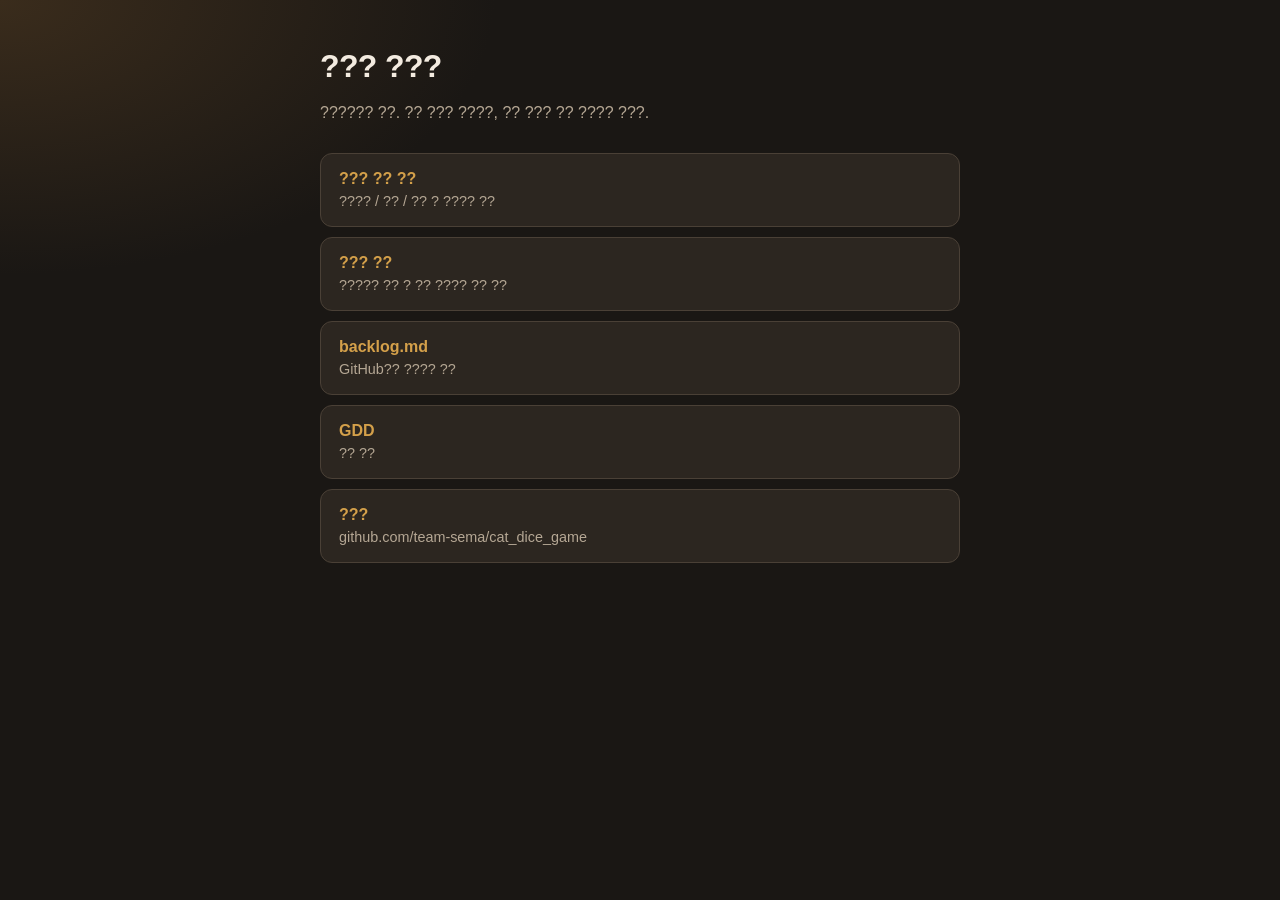
<file: docs/index.html>
<!DOCTYPE html>
<html lang="ko">
<head>
  <meta charset="UTF-8" />
  <meta name="viewport" content="width=device-width, initial-scale=1" />
  <title>??? ??? ? ??</title>
  <style>
    :root {
      --bg: #1a1714;
      --ink: #f3ebe0;
      --muted: #b5a794;
      --panel: #2c2620;
      --line: #4a4036;
      --accent: #d4a04a;
      --font: "Segoe UI", "Malgun Gothic", "Apple SD Gothic Neo", sans-serif;
    }
    * { box-sizing: border-box; }
    body {
      margin: 0;
      min-height: 100vh;
      font-family: var(--font);
      color: var(--ink);
      background:
        radial-gradient(900px 500px at 0% 0%, #3a2c1c 0%, transparent 55%),
        var(--bg);
      padding: 48px 24px;
    }
    main {
      max-width: 640px;
      margin: 0 auto;
    }
    h1 {
      margin: 0 0 8px;
      font-size: 2rem;
      letter-spacing: -0.02em;
    }
    p {
      color: var(--muted);
      line-height: 1.5;
    }
    .links {
      display: grid;
      gap: 10px;
      margin-top: 28px;
    }
    a.card {
      display: block;
      text-decoration: none;
      color: inherit;
      background: var(--panel);
      border: 1px solid var(--line);
      border-radius: 12px;
      padding: 16px 18px;
      transition: border-color 0.15s ease, transform 0.15s ease;
    }
    a.card:hover {
      border-color: var(--accent);
      transform: translateY(-1px);
    }
    a.card strong {
      display: block;
      margin-bottom: 4px;
      color: var(--accent);
    }
    a.card span {
      color: var(--muted);
      font-size: 0.9rem;
    }
  </style>
</head>
<body>
  <main>
    <h1>??? ???</h1>
    <p>?????? ??. ?? ??? ????, ?? ??? ?? ???? ???.</p>
    <div class="links">
      <a class="card" href="board/">
        <strong>??? ?? ??</strong>
        <span>???? / ?? / ?? ? ???? ??</span>
      </a>
      <a class="card" href="specs/">
        <strong>??? ??</strong>
        <span>????? ?? ? ?? ???? ?? ??</span>
      </a>
      <a class="card" href="https://github.com/team-sema/cat_dice_game/blob/main/docs/backlog.md">
        <strong>backlog.md</strong>
        <span>GitHub?? ???? ??</span>
      </a>
      <a class="card" href="https://github.com/team-sema/cat_dice_game/blob/main/docs/gdd-cat-tower-casino.md">
        <strong>GDD</strong>
        <span>?? ??</span>
      </a>
      <a class="card" href="https://github.com/team-sema/cat_dice_game">
        <strong>???</strong>
        <span>github.com/team-sema/cat_dice_game</span>
      </a>
    </div>
  </main>
</body>
</html>
</file>
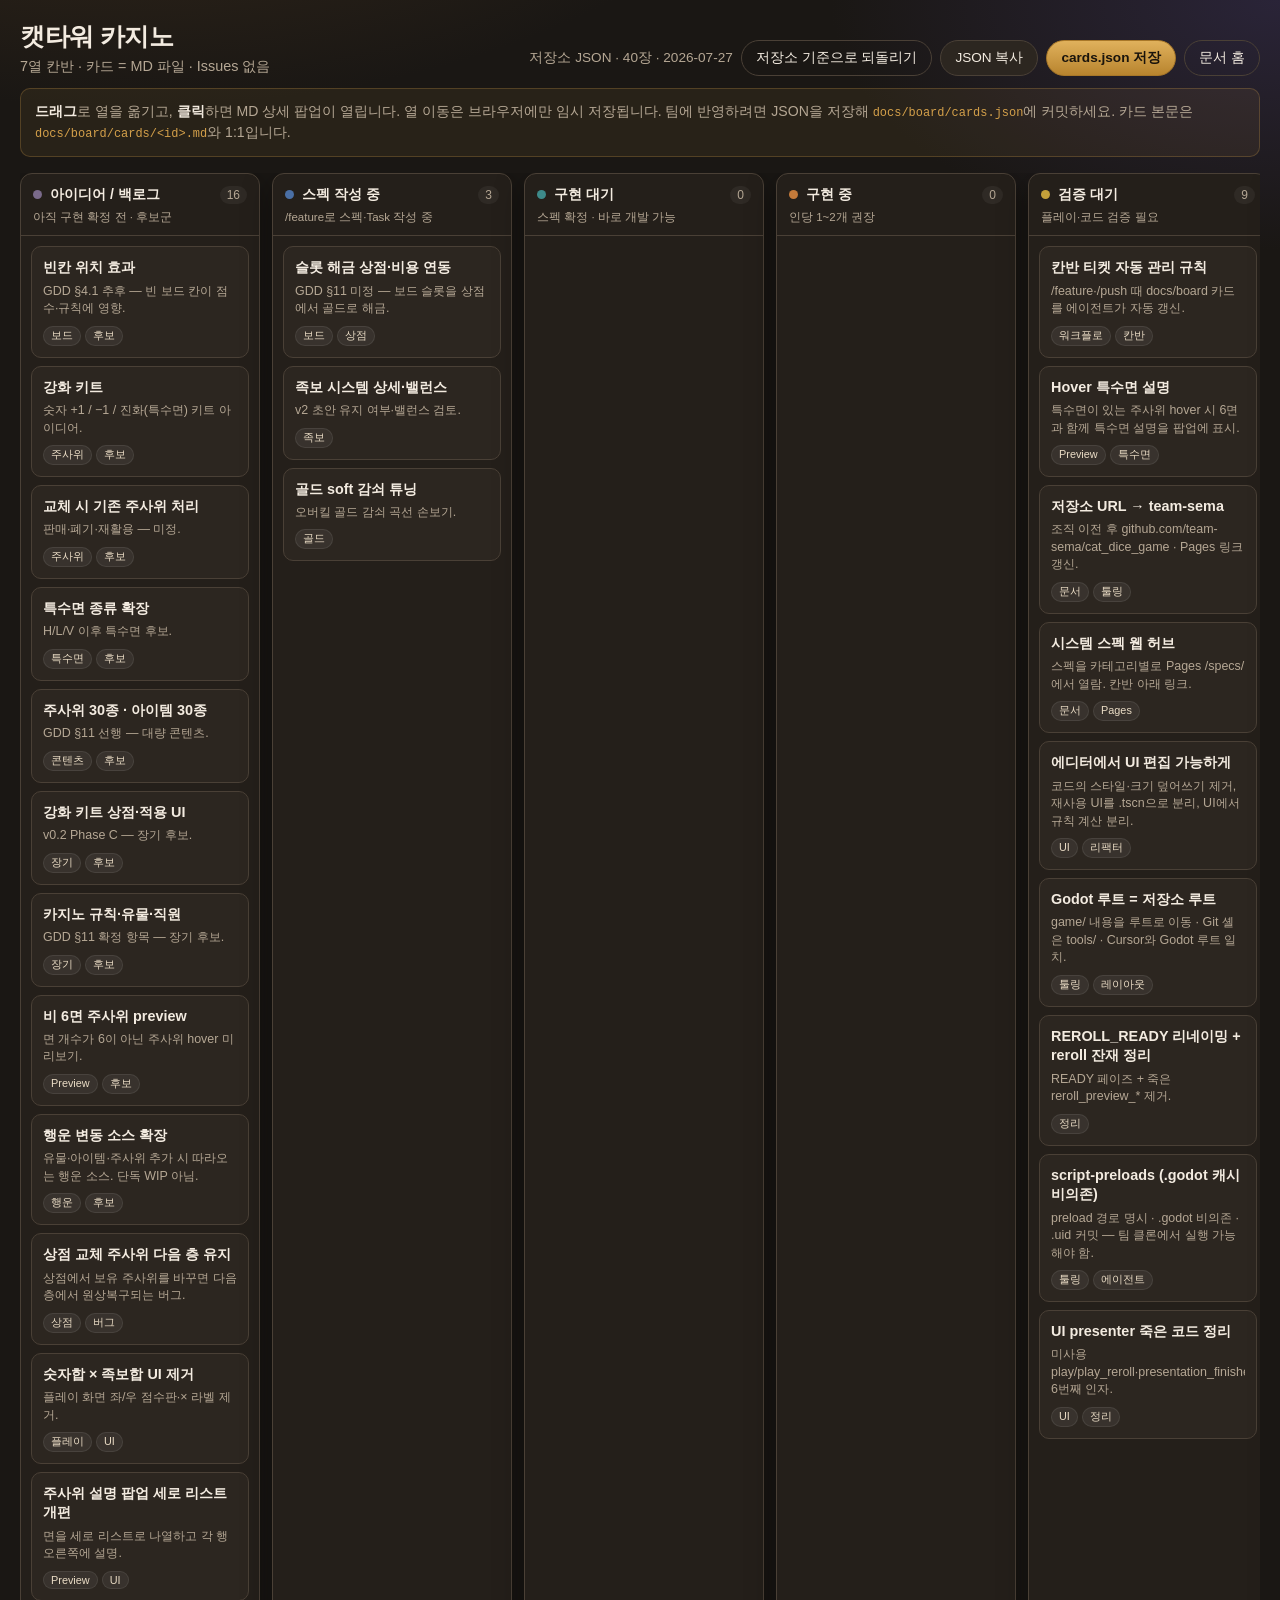
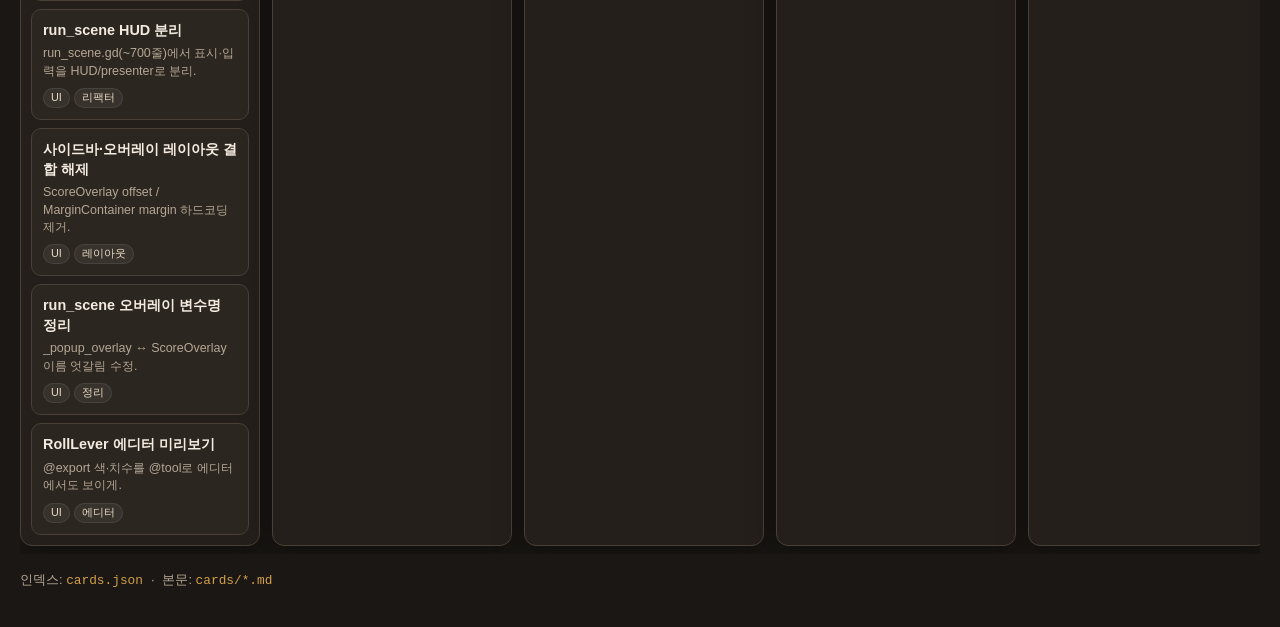
<file: docs/board/index.html>
<!DOCTYPE html>
<html lang="ko">
<head>
  <meta charset="UTF-8" />
  <meta name="viewport" content="width=device-width, initial-scale=1" />
  <title>캣타워 카지노 · 백로그 칸반</title>
  <link rel="stylesheet" href="board.css" />
</head>
<body>
  <header class="top">
    <div class="brand">
      <h1>캣타워 카지노</h1>
      <p class="sub">7열 칸반 · 카드 = MD 파일 · Issues 없음</p>
    </div>
    <div class="actions">
      <span id="meta" class="meta"></span>
      <button type="button" id="btn-reset" class="btn ghost" title="브라우저 임시 저장을 지우고 저장소 JSON으로 되돌립니다">저장소 기준으로 되돌리기</button>
      <button type="button" id="btn-copy" class="btn">JSON 복사</button>
      <button type="button" id="btn-download" class="btn primary">cards.json 저장</button>
      <a class="btn ghost" href="../">문서 홈</a>
    </div>
  </header>

  <p class="hint">
    <strong>드래그</strong>로 열을 옮기고, <strong>클릭</strong>하면 MD 상세 팝업이 열립니다.
    열 이동은 브라우저에만 임시 저장됩니다. 팀에 반영하려면 JSON을 저장해
    <code>docs/board/cards.json</code>에 커밋하세요. 카드 본문은
    <code>docs/board/cards/&lt;id&gt;.md</code>와 1:1입니다.
  </p>

  <main id="board" class="board" aria-label="칸반 보드"></main>

  <footer class="foot">
    <span>인덱스: <code>cards.json</code></span>
    <span>·</span>
    <span>본문: <code>cards/*.md</code></span>
  </footer>

  <div id="modal" class="modal" hidden>
    <div class="modal-backdrop" data-close="1"></div>
    <div class="modal-panel" role="dialog" aria-modal="true" aria-labelledby="modal-title">
      <header class="modal-head">
        <div>
          <h2 id="modal-title"></h2>
          <p id="modal-desc" class="modal-desc"></p>
          <p id="modal-file" class="modal-file"></p>
        </div>
        <button type="button" id="modal-close" class="btn ghost" aria-label="닫기">닫기</button>
      </header>
      <div id="modal-body" class="modal-body md"></div>
    </div>
  </div>

  <script src="board.js"></script>
</body>
</html>
</file>
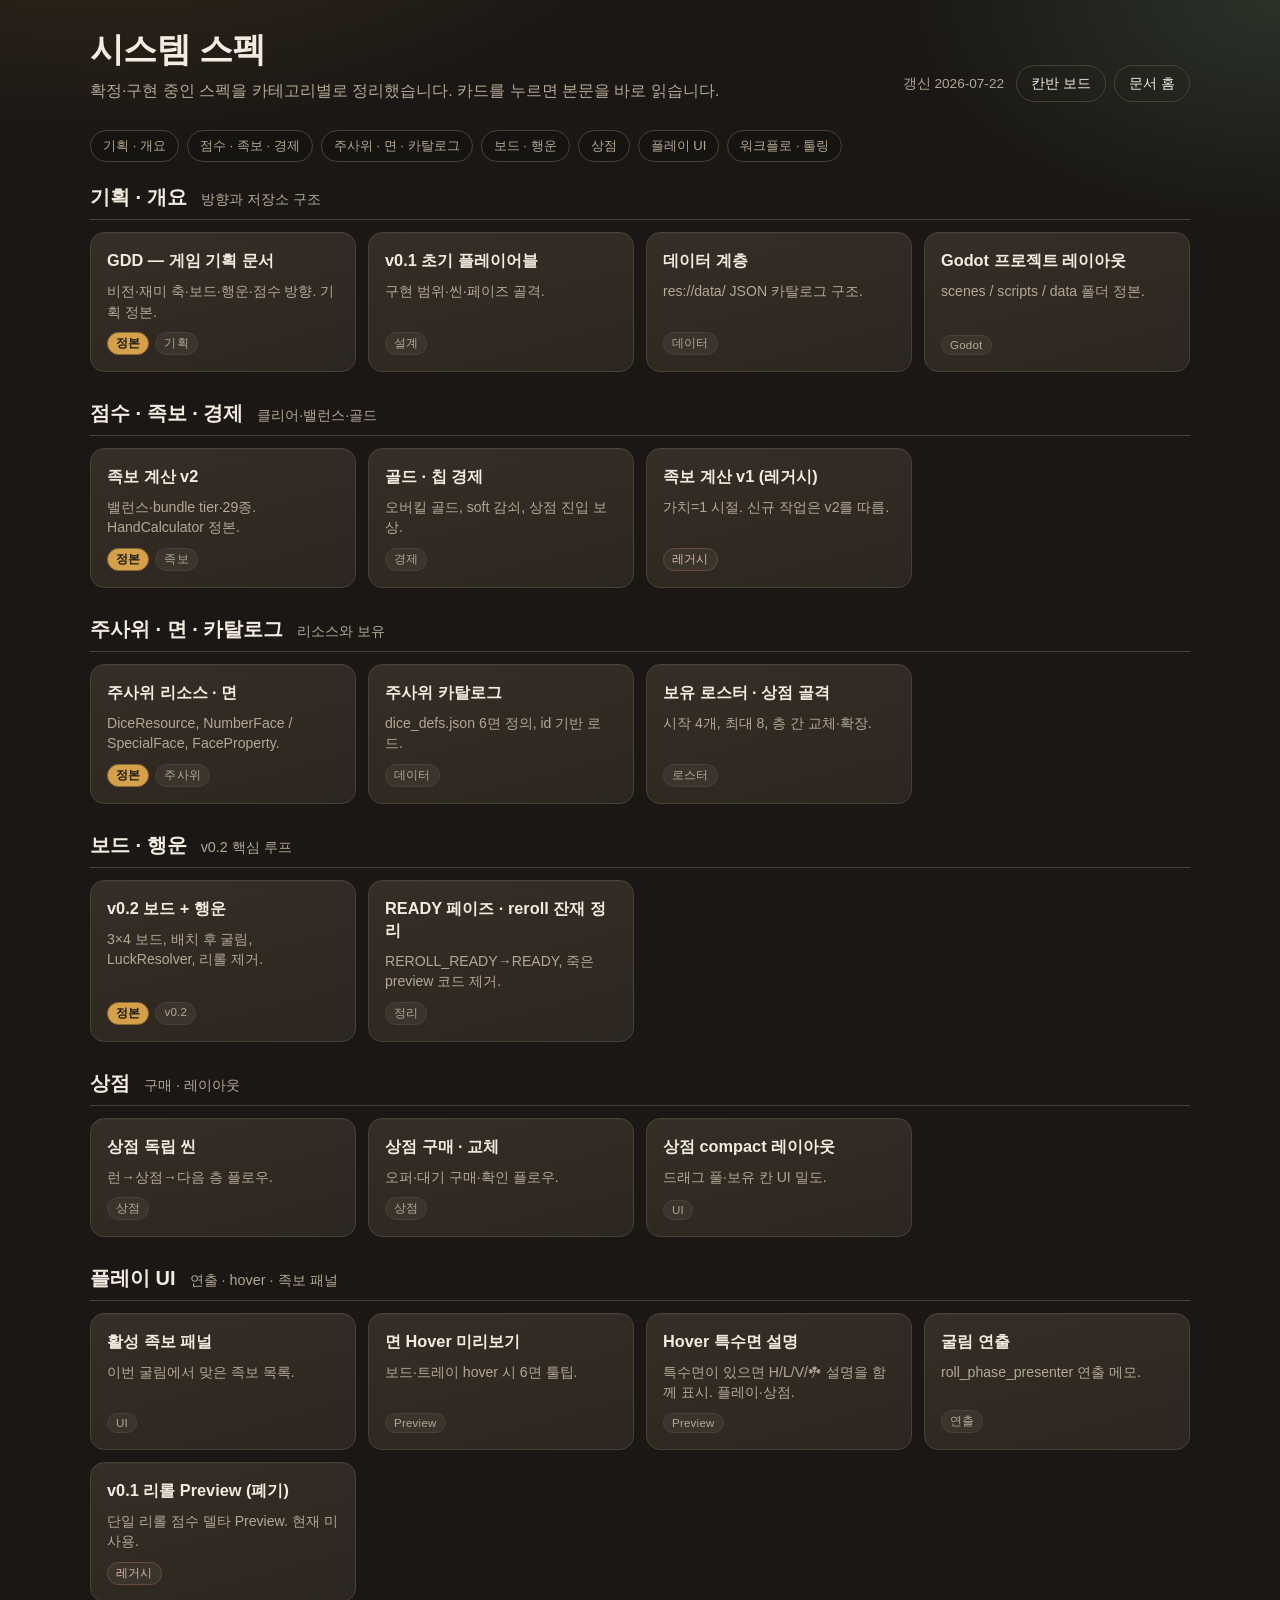
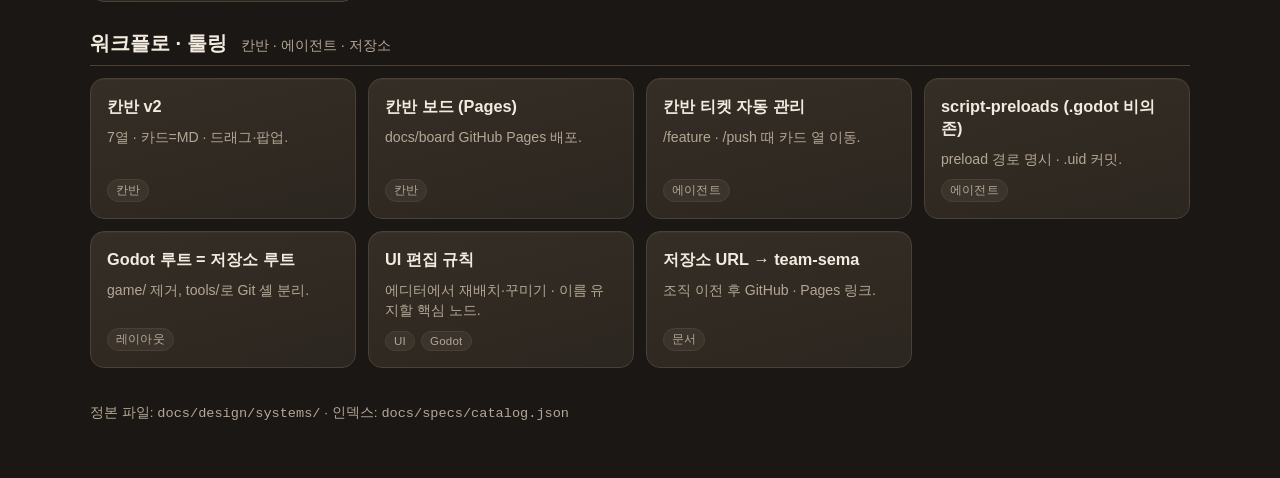
<file: docs/specs/index.html>
<!DOCTYPE html>
<html lang="ko">
<head>
  <meta charset="UTF-8" />
  <meta name="viewport" content="width=device-width, initial-scale=1" />
  <title>캣타워 카지노 · 시스템 스펙</title>
  <link rel="stylesheet" href="specs.css" />
</head>
<body>
  <header class="top">
    <div class="brand">
      <h1>시스템 스펙</h1>
      <p class="sub" id="intro">
        확정·구현 중인 스펙을 카테고리별로 정리했습니다. 카드를 누르면 본문을 바로 읽습니다.
      </p>
    </div>
    <div class="actions">
      <span id="meta" class="meta"></span>
      <a class="btn ghost" href="../board/">칸반 보드</a>
      <a class="btn ghost" href="../">문서 홈</a>
    </div>
  </header>

  <nav id="toc" class="toc" aria-label="카테고리"></nav>
  <main id="catalog" aria-label="스펙 목록"></main>

  <footer class="foot">
    정본 파일: <code>docs/design/systems/</code> · 인덱스: <code>docs/specs/catalog.json</code>
  </footer>

  <div id="modal" class="modal" hidden>
    <div class="modal-backdrop" data-close="1"></div>
    <div class="modal-panel" role="dialog" aria-modal="true" aria-labelledby="modal-title">
      <div class="modal-top">
        <h2 id="modal-title">스펙</h2>
        <div class="modal-actions">
          <a id="modal-github" class="btn ghost" href="#" target="_blank" rel="noopener">GitHub</a>
          <button type="button" id="modal-close" class="btn">닫기</button>
        </div>
      </div>
      <div id="modal-body" class="modal-body"></div>
    </div>
  </div>

  <script src="specs.js"></script>
</body>
</html>
</file>
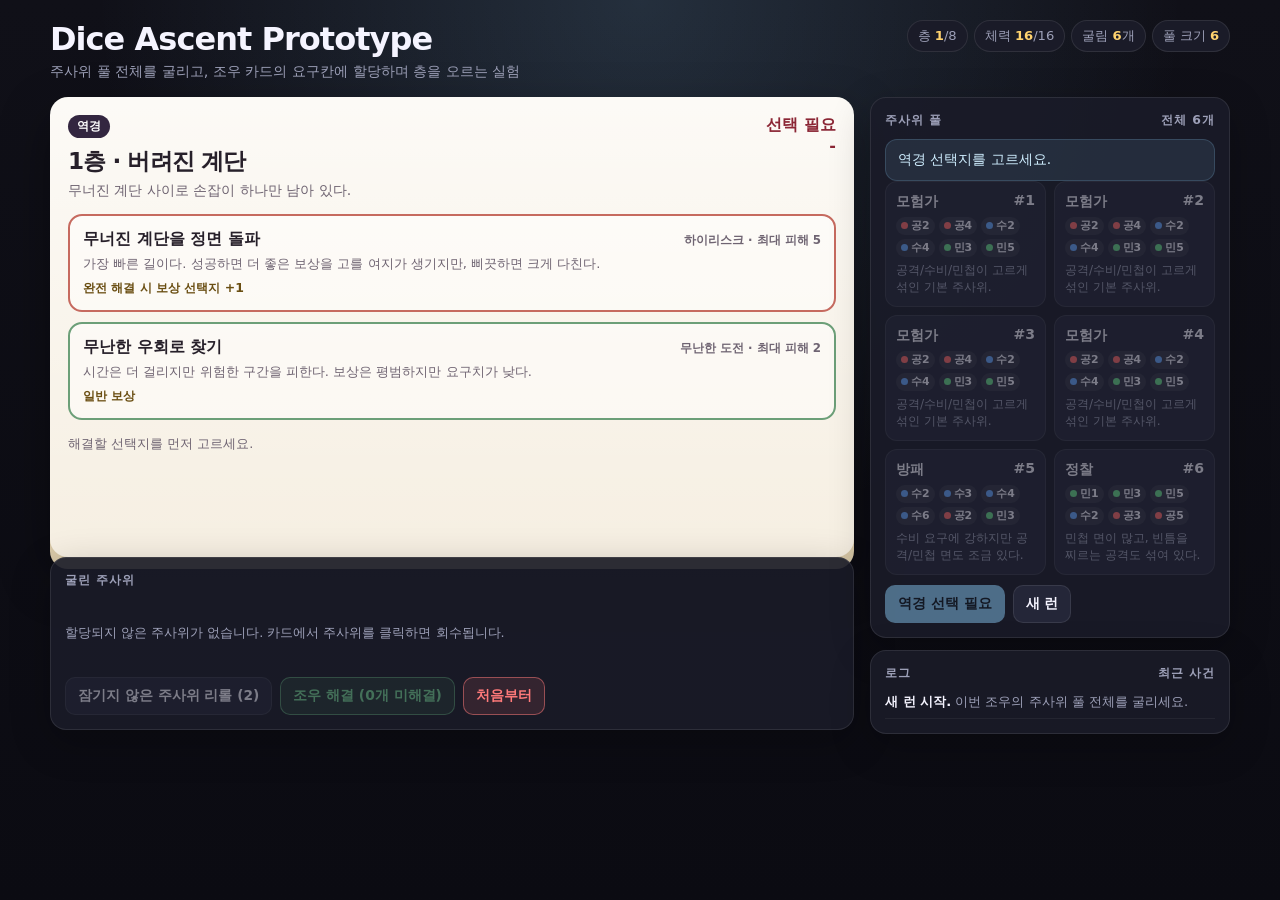
<file: prototypes/one-deck-dice/index.html>
<!DOCTYPE html>
<html lang="ko">
<head>
  <meta charset="UTF-8" />
  <meta name="viewport" content="width=device-width, initial-scale=1.0" />
  <title>Dice Ascent Prototype</title>
  <style>
    :root {
      --bg: #101018;
      --panel: #1a1b28;
      --panel-2: #242638;
      --card: #f6efe2;
      --ink: #27202a;
      --muted: #9da0b8;
      --text: #f5f4ff;
      --accent: #8fd3ff;
      --gold: #ffd36e;
      --green: #77d896;
      --red: #ff7a7a;
      --purple: #c8a7ff;
      --line: rgba(255,255,255,0.09);
    }

    * { box-sizing: border-box; }

    body {
      margin: 0;
      min-height: 100vh;
      padding: 20px;
      font-family: "Segoe UI", system-ui, sans-serif;
      color: var(--text);
      background:
        radial-gradient(circle at top, rgba(143,211,255,0.16), transparent 34rem),
        linear-gradient(180deg, #101018, #0b0b12);
    }

    button {
      font: inherit;
      border: 0;
      cursor: pointer;
    }

    button:disabled {
      cursor: not-allowed;
      opacity: 0.45;
    }

    .app {
      max-width: 1180px;
      margin: 0 auto;
      display: grid;
      grid-template-columns: minmax(0, 1fr) 360px;
      gap: 16px;
    }

    header {
      grid-column: 1 / -1;
      display: flex;
      justify-content: space-between;
      gap: 12px;
      align-items: flex-start;
    }

    h1 {
      margin: 0;
      font-size: clamp(1.25rem, 3vw, 2rem);
      letter-spacing: -0.03em;
    }

    .subtitle {
      margin-top: 4px;
      color: var(--muted);
      font-size: 0.9rem;
    }

    .stats {
      display: flex;
      flex-wrap: wrap;
      justify-content: flex-end;
      gap: 6px;
    }

    .stat {
      padding: 6px 10px;
      border-radius: 999px;
      background: var(--panel);
      color: var(--muted);
      border: 1px solid var(--line);
      font-size: 0.82rem;
    }

    .stat strong { color: var(--gold); }

    .panel {
      border: 1px solid var(--line);
      border-radius: 16px;
      background: rgba(26,27,40,0.9);
      padding: 14px;
      box-shadow: 0 12px 40px rgba(0,0,0,0.24);
    }

    .panel + .panel { margin-top: 12px; }

    .panel-title {
      display: flex;
      justify-content: space-between;
      align-items: baseline;
      gap: 8px;
      margin-bottom: 10px;
      color: var(--muted);
      font-size: 0.78rem;
      font-weight: 700;
      letter-spacing: 0.08em;
      text-transform: uppercase;
    }

    .hint {
      color: var(--muted);
      font-size: 0.8rem;
      line-height: 1.5;
    }

    .main {
      min-width: 0;
    }

    .encounter-card {
      color: var(--ink);
      background:
        linear-gradient(180deg, rgba(255,255,255,0.7), rgba(255,255,255,0)),
        var(--card);
      border-radius: 18px;
      padding: 18px;
      min-height: 460px;
      box-shadow: 0 12px 0 #d8c8a7, 0 20px 50px rgba(0,0,0,0.35);
    }

    .encounter-top {
      display: flex;
      justify-content: space-between;
      gap: 12px;
      align-items: flex-start;
      margin-bottom: 14px;
    }

    .encounter-type {
      display: inline-flex;
      padding: 4px 9px;
      border-radius: 999px;
      background: #332640;
      color: #fff;
      font-size: 0.72rem;
      font-weight: 800;
    }

    .encounter-title {
      margin: 8px 0 4px;
      font-size: 1.45rem;
      letter-spacing: -0.04em;
    }

    .encounter-flavor {
      margin: 0;
      color: #6f6472;
      font-size: 0.88rem;
    }

    .danger {
      min-width: 86px;
      text-align: right;
      color: #8b2635;
      font-weight: 800;
    }

    .requirements {
      display: grid;
      gap: 10px;
      margin-top: 14px;
    }

    .choice-list {
      display: grid;
      gap: 10px;
      margin-top: 14px;
    }

    .choice-card {
      padding: 13px;
      border: 2px solid #d6c8aa;
      border-radius: 14px;
      background: rgba(255,255,255,0.44);
      cursor: pointer;
      transition: 0.12s ease;
    }

    .choice-card:hover {
      transform: translateY(-1px);
      border-color: #8d77b0;
    }

    .choice-card.selected {
      border-color: #6354a0;
      background: rgba(99,84,160,0.13);
    }

    .choice-card.high {
      border-color: #c66a5f;
    }

    .choice-card.safe {
      border-color: #6c9f78;
    }

    .choice-head {
      display: flex;
      justify-content: space-between;
      gap: 10px;
      align-items: baseline;
      font-weight: 900;
    }

    .choice-tag {
      white-space: nowrap;
      color: #6f6472;
      font-size: 0.74rem;
    }

    .choice-desc {
      margin-top: 4px;
      color: #6f6472;
      font-size: 0.82rem;
      line-height: 1.45;
    }

    .choice-reward {
      margin-top: 7px;
      color: #6a4e12;
      font-size: 0.78rem;
      font-weight: 800;
    }

    .req {
      position: relative;
      display: grid;
      grid-template-columns: 1fr auto;
      gap: 12px;
      padding: 12px;
      border: 2px solid #d6c8aa;
      border-radius: 14px;
      background: rgba(255,255,255,0.44);
      transition: 0.12s ease;
    }

    .req:hover {
      transform: translateY(-1px);
      border-color: #8d77b0;
    }

    .req.satisfied {
      border-color: #58a36e;
      background: rgba(119,216,150,0.18);
    }

    .req.selected-target {
      outline: 3px solid rgba(99,84,160,0.28);
    }

    .req-label {
      font-weight: 900;
      font-size: 1rem;
    }

    .req-detail {
      margin-top: 2px;
      color: #6f6472;
      font-size: 0.78rem;
    }

    .penalty {
      color: #9b3346;
      font-weight: 800;
      font-size: 0.8rem;
      white-space: nowrap;
    }

    .assigned {
      grid-column: 1 / -1;
      display: flex;
      flex-wrap: wrap;
      gap: 7px;
      min-height: 34px;
      align-items: center;
    }

    .empty-slot {
      color: #988b8d;
      font-size: 0.78rem;
    }

    .die {
      --face-color: var(--accent);
      width: 58px;
      min-height: 58px;
      display: inline-flex;
      flex-direction: column;
      align-items: center;
      justify-content: center;
      gap: 2px;
      border-radius: 13px;
      background: #fbf8ff;
      color: #252236;
      border: 3px solid transparent;
      box-shadow: 0 4px 0 #c8c3d7, 0 9px 20px rgba(0,0,0,0.16);
      user-select: none;
    }

    .die .value {
      line-height: 1;
      font-size: 1.55rem;
      font-weight: 950;
    }

    .die .name {
      max-width: 50px;
      overflow: hidden;
      text-overflow: ellipsis;
      white-space: nowrap;
      color: #6f6a80;
      font-size: 0.58rem;
      font-weight: 800;
    }

    .die .stat-mark {
      color: var(--face-color);
      font-size: 0.62rem;
      font-weight: 950;
    }

    .die.clickable {
      cursor: pointer;
      transition: 0.12s ease;
    }

    .die.clickable:hover {
      transform: translateY(-2px);
    }

    .die.selected {
      border-color: var(--gold);
      box-shadow: 0 4px 0 #d2a948, 0 0 0 5px rgba(255,211,110,0.18);
    }

    .die.locked {
      background: #fff8d8;
      border-color: var(--gold);
    }

    .die.assigned-die {
      width: 52px;
      min-height: 52px;
      border-color: rgba(39,32,42,0.15);
      box-shadow: 0 3px 0 #c8c3d7;
    }

    .die::before {
      content: "";
      width: 70%;
      height: 4px;
      border-radius: 999px;
      background: var(--face-color);
    }

    .dice-row {
      display: flex;
      flex-wrap: wrap;
      gap: 10px;
      min-height: 68px;
      align-items: center;
    }

    .pool-grid {
      display: grid;
      grid-template-columns: repeat(auto-fill, minmax(150px, 1fr));
      gap: 8px;
    }

    .pool-card {
      padding: 10px;
      border: 1px solid var(--line);
      border-radius: 12px;
      background: var(--panel-2);
      cursor: pointer;
      transition: 0.12s ease;
    }

    .pool-card:hover {
      transform: translateY(-1px);
      border-color: rgba(143,211,255,0.45);
    }

    .pool-card.selected {
      border-color: var(--gold);
      background: rgba(255,211,110,0.1);
    }

    .pool-card.disabled {
      opacity: 0.45;
      cursor: not-allowed;
    }

    .pool-name {
      display: flex;
      justify-content: space-between;
      gap: 8px;
      font-weight: 800;
      font-size: 0.88rem;
    }

    .faces {
      margin-top: 5px;
      color: var(--muted);
      font-size: 0.76rem;
    }

    .face-list {
      display: flex;
      flex-wrap: wrap;
      gap: 4px;
      margin-top: 6px;
    }

    .face-chip {
      display: inline-flex;
      align-items: center;
      gap: 3px;
      padding: 2px 5px;
      border-radius: 999px;
      background: rgba(255,255,255,0.07);
      color: var(--text);
      font-size: 0.68rem;
      font-weight: 800;
    }

    .face-chip.upgradable {
      cursor: pointer;
      border: 1px solid rgba(255,211,110,0.45);
      background: rgba(255,211,110,0.12);
    }

    .face-chip.maxed {
      opacity: 0.48;
    }

    .face-dot {
      width: 7px;
      height: 7px;
      border-radius: 999px;
      background: var(--face-color);
    }

    .actions {
      display: flex;
      flex-wrap: wrap;
      gap: 8px;
      margin-top: 10px;
    }

    .btn {
      padding: 9px 12px;
      border-radius: 10px;
      background: var(--panel-2);
      color: var(--text);
      border: 1px solid var(--line);
      font-weight: 800;
      font-size: 0.86rem;
    }

    .btn.primary {
      background: var(--accent);
      color: #0e1720;
      border-color: transparent;
    }

    .btn.green {
      background: rgba(119,216,150,0.14);
      border-color: rgba(119,216,150,0.55);
      color: var(--green);
    }

    .btn.red {
      background: rgba(255,122,122,0.12);
      border-color: rgba(255,122,122,0.5);
      color: var(--red);
    }

    .reward-grid {
      display: grid;
      grid-template-columns: repeat(auto-fit, minmax(160px, 1fr));
      gap: 10px;
      margin-top: 10px;
    }

    .reward {
      text-align: left;
      padding: 12px;
      border-radius: 13px;
      background: var(--panel-2);
      border: 1px solid var(--line);
      color: var(--text);
    }

    .reward strong {
      display: block;
      color: var(--gold);
      margin-bottom: 5px;
    }

    .log {
      max-height: 240px;
      overflow: auto;
      display: flex;
      flex-direction: column;
      gap: 7px;
      color: var(--muted);
      font-size: 0.82rem;
      line-height: 1.45;
    }

    .log-entry {
      padding-bottom: 7px;
      border-bottom: 1px solid rgba(255,255,255,0.05);
    }

    .log-entry strong {
      color: var(--text);
    }

    .phase-note {
      padding: 10px 12px;
      border-radius: 12px;
      background: rgba(143,211,255,0.1);
      border: 1px solid rgba(143,211,255,0.18);
      color: #cfeeff;
      line-height: 1.45;
      font-size: 0.86rem;
    }

    @media (max-width: 900px) {
      body { padding: 12px; }
      .app { grid-template-columns: 1fr; }
      header { flex-direction: column; }
      .stats { justify-content: flex-start; }
      .encounter-card { min-height: 0; }
    }
  </style>
</head>
<body>
  <div class="app">
    <header>
      <div>
        <h1>Dice Ascent Prototype</h1>
        <div class="subtitle">주사위 풀 전체를 굴리고, 조우 카드의 요구칸에 할당하며 층을 오르는 실험</div>
      </div>
      <div class="stats" id="stats"></div>
    </header>

    <main class="main">
      <section class="encounter-card" id="encounterCard"></section>

      <section class="panel">
        <div class="panel-title">
          <span>굴린 주사위</span>
          <span id="rollInfo"></span>
        </div>
        <div class="dice-row" id="rolledDice"></div>
        <div class="actions" id="rollActions"></div>
      </section>

      <section class="panel" id="rewardPanel" hidden>
        <div class="panel-title">
          <span>보상 선택</span>
          <span>주사위 풀에 추가</span>
        </div>
        <div class="hint" id="rewardText"></div>
        <div class="reward-grid" id="rewardChoices"></div>
      </section>
    </main>

    <aside>
      <section class="panel">
        <div class="panel-title">
          <span>주사위 풀</span>
          <span id="handCount"></span>
        </div>
        <div class="phase-note" id="phaseNote"></div>
        <div class="pool-grid" id="poolGrid"></div>
        <div class="actions" id="handActions"></div>
      </section>

      <section class="panel">
        <div class="panel-title">
          <span>로그</span>
          <span>최근 사건</span>
        </div>
        <div class="log" id="log"></div>
      </section>
    </aside>
  </div>

  <script>
    const MAX_FLOOR = 8;
    const START_HP = 16;
    const REROLLS_PER_ENCOUNTER = 2;
    const MAX_FACE_VALUE = 8;
    const ADVERSITY_DICE_COUNT = 2;

    const STATS = {
      attack: { label: "공격", short: "공", color: "#ff6b6b" },
      guard: { label: "수비", short: "수", color: "#66a8ff" },
      agility: { label: "민첩", short: "민", color: "#68d98b" },
    };

    function f(stat, value) {
      return { stat, value };
    }

    const DIE_TYPES = {
      starter: {
        name: "모험가",
        faces: [
          f("attack", 2), f("attack", 4),
          f("guard", 2), f("guard", 4),
          f("agility", 3), f("agility", 5),
        ],
        text: "공격/수비/민첩이 고르게 섞인 기본 주사위.",
      },
      scout: {
        name: "정찰",
        faces: [
          f("agility", 1), f("agility", 3), f("agility", 5),
          f("guard", 2), f("attack", 3), f("attack", 5),
        ],
        text: "민첩 면이 많고, 빈틈을 찌르는 공격도 섞여 있다.",
      },
      guard: {
        name: "방패",
        faces: [
          f("guard", 2), f("guard", 3), f("guard", 4), f("guard", 6),
          f("attack", 2), f("agility", 3),
        ],
        text: "수비 요구에 강하지만 공격/민첩 면도 조금 있다.",
      },
      spark: {
        name: "불꽃",
        faces: [
          f("attack", 1), f("attack", 4), f("attack", 5), f("attack", 6),
          f("agility", 5), f("guard", 2),
        ],
        text: "공격 고점이 높고 민첩 고점도 한 면 있다.",
      },
      hex: {
        name: "주술",
        faces: [
          f("attack", 6), f("attack", 1),
          f("guard", 6), f("guard", 1),
          f("agility", 4), f("agility", 1),
        ],
        text: "각 속성에 극단적인 눈이 있어 잠금 판단이 중요하다.",
      },
      giant: {
        name: "거인",
        faces: [
          f("attack", 0), f("attack", 4), f("attack", 7), f("attack", 8),
          f("guard", 5), f("agility", 2),
        ],
        text: "공격 합계 요구를 크게 밀어주지만 꽝이 있다.",
      },
    };

    const ENCOUNTERS = [
      {
        name: "버려진 계단",
        type: "역경",
        flavor: "무너진 계단 사이로 손잡이 하나만 남아 있다.",
        choices: [
          {
            title: "무너진 계단을 정면 돌파",
            tone: "high",
            desc: "가장 빠른 길이다. 성공하면 더 좋은 보상을 고를 여지가 생기지만, 삐끗하면 크게 다친다.",
            rewardText: "완전 해결 시 보상 선택지 +1",
            rewardBonus: 1,
            reqs: [
              { kind: "sum", stat: "agility", label: "무너진 계단 돌파", target: 10, max: 2, penalty: 5 },
            ],
          },
          {
            title: "무난한 우회로 찾기",
            tone: "safe",
            desc: "시간은 더 걸리지만 위험한 구간을 피한다. 보상은 평범하지만 요구치가 낮다.",
            rewardText: "일반 보상",
            rewardBonus: 0,
            reqs: [
              { kind: "sum", stat: "guard", label: "우회로 확보", target: 6, max: 2, penalty: 2 },
            ],
          },
        ],
      },
      {
        name: "녹슨 문지기",
        type: "적",
        flavor: "갑옷 속은 비었지만 칼은 아직 날카롭다.",
        reqs: [
          { kind: "odd", stat: "attack", label: "빈틈 찌르기", penalty: 1 },
          { kind: "min", stat: "attack", label: "방패 깨기", target: 5, penalty: 2 },
          { kind: "pair", stat: "attack", label: "연속 압박", penalty: 2 },
        ],
      },
      {
        name: "거울 안개",
        type: "역경",
        flavor: "같은 발걸음을 두 번 내딛지 않으면 길이 열린다.",
        choices: [
          {
            title: "안개 중심부를 가로지르기",
            tone: "high",
            desc: "반사된 길을 정면으로 해석한다. 어려운 체크지만, 성공하면 더 넓은 보상 선택지가 열린다.",
            rewardText: "완전 해결 시 보상 선택지 +1",
            rewardBonus: 1,
            reqs: [
              { kind: "pair", stat: "guard", label: "거울상 고정", penalty: 5 },
            ],
          },
          {
            title: "벽을 짚고 돌아가기",
            tone: "safe",
            desc: "시야를 포기하고 촉감에 의존한다. 화려한 보상은 없지만 실패해도 손실이 작다.",
            rewardText: "일반 보상",
            rewardBonus: 0,
            reqs: [
              { kind: "sum", stat: "agility", label: "벽을 따라 걷기", target: 6, max: 2, penalty: 2 },
            ],
          },
        ],
      },
      {
        name: "가시 덩굴",
        type: "적",
        flavor: "낮게 기어가거나, 힘으로 길을 열어야 한다.",
        reqs: [
          { kind: "even", stat: "guard", label: "줄기 묶기", penalty: 1 },
          { kind: "low", stat: "agility", label: "가시 피하기", target: 2, penalty: 2 },
          { kind: "sum", stat: "attack", label: "뿌리 뽑기", target: 12, max: 4, penalty: 3 },
        ],
      },
      {
        name: "심연의 사서",
        type: "적",
        flavor: "책장이 넘어갈 때마다 규칙이 바뀐다.",
        reqs: [
          { kind: "odd", stat: "agility", label: "금서 해독", penalty: 2 },
          { kind: "even", stat: "guard", label: "봉인 고정", penalty: 2 },
          { kind: "straight", stat: "attack", label: "문장 완성", count: 3, penalty: 3 },
        ],
      },
      {
        name: "용의 전초기지",
        type: "적",
        flavor: "마지막 문 앞, 작은 용들이 열기를 뿜는다.",
        reqs: [
          { kind: "min", stat: "guard", label: "정면 버티기", target: 6, penalty: 3 },
          { kind: "pair", stat: "agility", label: "양익 회피", penalty: 3 },
          { kind: "sum", stat: "attack", label: "방벽 붕괴", target: 15, max: 4, penalty: 4 },
        ],
      },
    ];

    let nextId = 1;

    const state = {
      floor: 1,
      hp: START_HP,
      phase: "choose",
      pool: [],
      selectedPoolIds: [],
      hand: [],
      selectedDieId: null,
      adversityChoiceIndex: null,
      replacementType: null,
      rerollsLeft: REROLLS_PER_ENCOUNTER,
      encounter: null,
      rewards: [],
      log: [],
      gameOver: false,
    };

    function addPoolDie(type) {
      state.pool.push({
        id: nextId++,
        type,
        faces: DIE_TYPES[type].faces.map(face => ({ ...face })),
      });
    }

    function scaleReq(req, id, pressure) {
      return {
        ...req,
        id,
        penalty: req.penalty + Math.floor(pressure / 2),
        target: req.target && req.kind !== "low" ? req.target + pressure : req.target,
      };
    }

    function rollFace(faces) {
      const face = faces[Math.floor(Math.random() * faces.length)];
      return { ...face };
    }

    function applyRoll(die) {
      const poolDie = state.pool.find(item => item.id === die.poolId);
      const face = rollFace(poolDie.faces);
      die.stat = face.stat;
      die.value = face.value;
    }

    function faceText(face) {
      const stat = STATS[face.stat];
      return `${stat.short}${face.value}`;
    }

    function renderFaceChips(faces) {
      return faces.map(face => {
        const stat = STATS[face.stat];
        const maxed = face.value >= MAX_FACE_VALUE;
        return `
          <span class="face-chip ${maxed ? "maxed" : ""}" title="${stat.label} ${face.value}">
            <span class="face-dot" style="--face-color:${stat.color}"></span>
            ${faceText(face)}
          </span>
        `;
      }).join("");
    }

    function sumDice(dice) {
      return dice.reduce((sum, die) => sum + die.value, 0);
    }

    function addLog(html) {
      state.log.unshift(html);
      if (state.log.length > 24) state.log.pop();
    }

    function cloneEncounter(floor) {
      const base = ENCOUNTERS[(floor - 1) % ENCOUNTERS.length];
      const pressure = Math.floor((floor - 1) / 2);
      const encounter = {
        name: base.name,
        type: base.type,
        flavor: base.flavor,
      };
      if (base.choices) {
        encounter.choices = base.choices.map((choice, choiceIndex) => ({
          ...choice,
          reqs: choice.reqs.map((req, reqIndex) => scaleReq(req, `f${floor}c${choiceIndex}r${reqIndex}`, pressure)),
        }));
      } else {
        encounter.reqs = base.reqs.map((req, index) => scaleReq(req, `f${floor}r${index}`, pressure));
      }
      return encounter;
    }

    function resetRun() {
      nextId = 1;
      Object.assign(state, {
        floor: 1,
        hp: START_HP,
        phase: "choose",
        pool: [],
        selectedPoolIds: [],
        hand: [],
        selectedDieId: null,
        adversityChoiceIndex: null,
        replacementType: null,
        rerollsLeft: REROLLS_PER_ENCOUNTER,
        encounter: null,
        rewards: [],
        log: [],
        gameOver: false,
      });
      ["starter", "starter", "starter", "starter", "guard", "scout"].forEach(addPoolDie);
      beginFloor();
      addLog("<strong>새 런 시작.</strong> 이번 조우의 주사위 풀 전체를 굴리세요.");
      render();
    }

    function beginFloor() {
      state.phase = "choose";
      state.selectedPoolIds = [];
      state.hand = [];
      state.selectedDieId = null;
      state.adversityChoiceIndex = null;
      state.replacementType = null;
      state.rerollsLeft = REROLLS_PER_ENCOUNTER;
      state.rewards = [];
      state.encounter = cloneEncounter(state.floor);
    }

    function isAdversityEncounter() {
      return state.encounter && state.encounter.type === "역경";
    }

    function currentChoice() {
      if (!isAdversityEncounter()) return null;
      return state.encounter.choices[state.adversityChoiceIndex] || null;
    }

    function currentReqs() {
      const choice = currentChoice();
      return choice ? choice.reqs : (state.encounter?.reqs || []);
    }

    function selectAdversityChoice(index) {
      if (state.phase !== "choose" || !isAdversityEncounter() || state.gameOver) return;
      state.adversityChoiceIndex = index;
      state.selectedPoolIds = [];
      const choice = currentChoice();
      addLog(`<strong>${state.encounter.name}</strong> 선택: ${choice.title}`);
      render();
    }

    function togglePoolDie(id) {
      if (state.phase !== "choose" || !isAdversityEncounter() || !currentChoice() || state.gameOver) return;
      const selected = state.selectedPoolIds.includes(id);
      if (selected) {
        state.selectedPoolIds = state.selectedPoolIds.filter(poolId => poolId !== id);
      } else if (state.selectedPoolIds.length < ADVERSITY_DICE_COUNT) {
        state.selectedPoolIds.push(id);
      }
      render();
    }

    function rollHand() {
      if (state.phase !== "choose" || !state.pool.length) return;
      if (isAdversityEncounter() && !currentChoice()) return;
      const diceToRoll = isAdversityEncounter()
        ? state.selectedPoolIds.map(id => state.pool.find(poolDie => poolDie.id === id)).filter(Boolean)
        : state.pool;
      if (isAdversityEncounter() && diceToRoll.length !== ADVERSITY_DICE_COUNT) return;
      state.hand = diceToRoll.map(poolDie => {
        const face = rollFace(poolDie.faces);
        return {
          id: nextId++,
          poolId: poolDie.id,
          type: poolDie.type,
          stat: face.stat,
          value: face.value,
          locked: false,
          assignedTo: null,
        };
      });
      state.phase = "assign";
      addLog(`<strong>${state.floor}층:</strong> 주사위 ${state.hand.length}개를 굴렸습니다.`);
      render();
    }

    function toggleRolledDie(id) {
      if (state.phase !== "assign" || state.gameOver) return;
      const die = state.hand.find(item => item.id === id);
      if (!die || die.assignedTo) return;
      state.selectedDieId = state.selectedDieId === id ? null : id;
      render();
    }

    function toggleLock(id) {
      if (state.phase !== "assign" || state.gameOver) return;
      const die = state.hand.find(item => item.id === id);
      if (!die || die.assignedTo) return;
      die.locked = !die.locked;
      if (die.locked) state.selectedDieId = null;
      render();
    }

    function rerollUnlocked() {
      if (state.phase !== "assign" || state.rerollsLeft <= 0 || state.gameOver) return;
      const targets = state.hand.filter(die => !die.locked && !die.assignedTo);
      if (!targets.length) return;
      for (const die of targets) applyRoll(die);
      state.rerollsLeft--;
      state.selectedDieId = null;
      addLog(`잠기지 않고 할당되지 않은 주사위 ${targets.length}개를 리롤했습니다.`);
      render();
    }

    function assignedDice(reqId) {
      return state.hand.filter(die => die.assignedTo === reqId);
    }

    function reqCapacity(req) {
      if (req.kind === "sum") return req.max || 4;
      if (req.kind === "pair") return 2;
      if (req.kind === "straight") return req.count || 3;
      return 1;
    }

    function assignSelected(reqId) {
      if (state.phase !== "assign" || state.gameOver) return;
      const die = state.hand.find(item => item.id === state.selectedDieId);
      const req = currentReqs().find(item => item.id === reqId);
      if (!die || !req || die.assignedTo) return;
      if (req.stat && die.stat !== req.stat) return;
      if (assignedDice(reqId).length >= reqCapacity(req)) return;
      die.assignedTo = reqId;
      die.locked = true;
      state.selectedDieId = null;
      render();
    }

    function unassignDie(id) {
      if (state.phase !== "assign" || state.gameOver) return;
      const die = state.hand.find(item => item.id === id);
      if (!die) return;
      die.assignedTo = null;
      render();
    }

    function isReqSatisfied(req) {
      const dice = assignedDice(req.id);
      if (req.stat && dice.some(die => die.stat !== req.stat)) return false;
      const values = dice.map(die => die.value);
      if (req.kind === "odd") return values.length === 1 && values[0] % 2 === 1;
      if (req.kind === "even") return values.length === 1 && values[0] !== 0 && values[0] % 2 === 0;
      if (req.kind === "min") return values.length === 1 && values[0] >= req.target;
      if (req.kind === "low") return values.length === 1 && values[0] > 0 && values[0] <= req.target;
      if (req.kind === "sum") return values.length > 0 && sumDice(dice) >= req.target;
      if (req.kind === "pair") return values.length === 2 && values[0] === values[1];
      if (req.kind === "straight") {
        if (values.length !== (req.count || 3)) return false;
        const sorted = [...new Set(values)].sort((a, b) => a - b);
        if (sorted.length !== values.length) return false;
        return sorted.every((value, index) => index === 0 || value === sorted[index - 1] + 1);
      }
      return false;
    }

    function reqText(req) {
      const prefix = req.stat ? `${STATS[req.stat].label} ` : "";
      if (req.kind === "odd") return `${prefix}홀수 주사위 1개`;
      if (req.kind === "even") return `${prefix}짝수 주사위 1개`;
      if (req.kind === "min") return `${prefix}${req.target} 이상 주사위 1개`;
      if (req.kind === "low") return `${prefix}${req.target} 이하 주사위 1개 (0 제외)`;
      if (req.kind === "sum") return `${prefix}합계 ${req.target} 이상 · 최대 ${req.max || 4}개`;
      if (req.kind === "pair") return `${prefix}같은 눈 2개`;
      if (req.kind === "straight") return `${prefix}연속된 눈 ${req.count || 3}개`;
      return "";
    }

    function resolveEncounter() {
      if (state.phase !== "assign" || state.gameOver) return;
      const failed = currentReqs().filter(req => !isReqSatisfied(req));
      const damage = failed.reduce((sum, req) => sum + req.penalty, 0);
      const choice = currentChoice();
      const encounterName = choice ? `${state.encounter.name} - ${choice.title}` : state.encounter.name;
      if (damage > 0) {
        state.hp -= damage;
        addLog(`<strong>${encounterName}</strong> 미해결 요구 ${failed.length}개. 피해 ${damage}를 받았습니다.`);
      } else {
        addLog(`<strong>${encounterName}</strong> 완전 해결. 피해 없이 통과했습니다.`);
      }

      if (state.hp <= 0) {
        state.hp = 0;
        state.gameOver = true;
        state.phase = "gameover";
        addLog("<strong>런 종료.</strong> 체력이 모두 소진되었습니다.");
        render();
        return;
      }

      state.phase = "reward";
      const rewardBonus = damage === 0 ? (choice?.rewardBonus || 0) : 0;
      state.rewards = rollRewards((damage === 0 ? 3 : 2) + rewardBonus);
      render();
    }

    function rollRewards(count) {
      const keys = Object.keys(DIE_TYPES).filter(key => key !== "starter");
      const rewards = [{ kind: "upgrade" }];
      while (rewards.length < count) {
        const type = keys[Math.floor(Math.random() * keys.length)];
        rewards.push({ kind: "die", type });
      }
      return rewards;
    }

    function chooseReward(index) {
      if (state.phase !== "reward" || state.gameOver) return;
      const reward = state.rewards[index];
      if (reward.kind === "upgrade") {
        state.phase = "upgrade";
        addLog("<strong>랜덤 면 업그레이드:</strong> 강화할 주사위 하나를 선택하세요.");
        render();
        return;
      }
      state.phase = "replace";
      state.replacementType = reward.type;
      addLog(`<strong>${DIE_TYPES[reward.type].name}</strong> 주사위 보상: 교체할 기존 주사위를 선택하세요.`);
      render();
    }

    function advanceAfterReward() {
      state.floor++;
      if (state.floor > MAX_FLOOR) {
        state.phase = "victory";
        state.gameOver = true;
        addLog("<strong>승리!</strong> 정상에 도달했습니다.");
      } else {
        beginFloor();
      }
    }

    function upgradeRandomFaces(poolId) {
      if (state.phase !== "upgrade" || state.gameOver) return;
      const poolDie = state.pool.find(die => die.id === poolId);
      if (!poolDie) return;
      const candidates = poolDie.faces
        .map((face, index) => ({ face, index }))
        .filter(item => item.face.value < MAX_FACE_VALUE);
      const picked = [];
      while (picked.length < 2 && candidates.length) {
        const pickIndex = Math.floor(Math.random() * candidates.length);
        picked.push(candidates.splice(pickIndex, 1)[0]);
      }
      const changes = picked.map(item => {
        const before = { ...item.face };
        item.face.value++;
        return `${faceText(before)} → ${faceText(item.face)}`;
      });
      const changeText = changes.length ? changes.join(", ") : "강화 가능한 면 없음";
      addLog(`<strong>${DIE_TYPES[poolDie.type].name} #${poolDie.id}</strong> 랜덤 면 업그레이드: ${changeText}`);
      advanceAfterReward();
      render();
    }

    function replacePoolDie(poolId) {
      if (state.phase !== "replace" || state.gameOver || !state.replacementType) return;
      const poolDie = state.pool.find(die => die.id === poolId);
      if (!poolDie) return;
      const oldName = DIE_TYPES[poolDie.type].name;
      const newName = DIE_TYPES[state.replacementType].name;
      poolDie.type = state.replacementType;
      poolDie.faces = DIE_TYPES[state.replacementType].faces.map(face => ({ ...face }));
      addLog(`<strong>${oldName} #${poolDie.id}</strong>을 <strong>${newName}</strong> 주사위로 교체했습니다.`);
      state.replacementType = null;
      advanceAfterReward();
      render();
    }

    function renderDie(die, options = {}) {
      const type = DIE_TYPES[die.type];
      const stat = STATS[die.stat];
      const classes = ["die"];
      if (options.clickable) classes.push("clickable");
      if (die.locked) classes.push("locked");
      if (state.selectedDieId === die.id) classes.push("selected");
      if (options.assigned) classes.push("assigned-die");
      const lockText = die.locked ? "잠금" : "클릭: 선택";
      const onClick = options.onClick || "";
      const onContext = options.onContext || "";
      return `
        <div class="${classes.join(" ")}" data-type="${die.type}" data-stat="${die.stat}"
          style="--face-color:${stat.color}" title="${type.name} · ${stat.label} ${die.value} · ${lockText}" ${onClick} ${onContext}>
          <span class="value">${die.value}</span>
          <span class="stat-mark">${stat.short}</span>
          <span class="name">${type.name}</span>
        </div>
      `;
    }

    function renderEncounter() {
      const el = document.getElementById("encounterCard");
      const enc = state.encounter;
      if (!enc) return;
      const reqs = currentReqs();
      const totalPenalty = reqs.reduce((sum, req) => sum + req.penalty, 0);
      const choice = currentChoice();
      const choiceHtml = enc.choices ? `
        <div class="choice-list">
          ${enc.choices.map((item, index) => renderAdversityChoice(item, index)).join("")}
        </div>
      ` : "";
      const reqHtml = reqs.length ? `
        <div class="requirements">
          ${reqs.map(req => renderRequirement(req)).join("")}
        </div>
      ` : `<div class="hint" style="margin-top:14px;color:#6f6472">해결할 선택지를 먼저 고르세요.</div>`;
      el.innerHTML = `
        <div class="encounter-top">
          <div>
            <span class="encounter-type">${enc.type}</span>
            <h2 class="encounter-title">${state.floor}층 · ${enc.name}${choice ? ` · ${choice.title}` : ""}</h2>
            <p class="encounter-flavor">${enc.flavor}</p>
          </div>
          <div class="danger">${reqs.length ? "최대 피해" : "선택 필요"}<br>${reqs.length ? totalPenalty : "-"}</div>
        </div>
        ${choiceHtml}
        ${reqHtml}
      `;
    }

    function renderAdversityChoice(choice, index) {
      const selected = state.adversityChoiceIndex === index;
      const totalPenalty = choice.reqs.reduce((sum, req) => sum + req.penalty, 0);
      const disabled = state.phase !== "choose";
      return `
        <div class="choice-card ${choice.tone} ${selected ? "selected" : ""}" ${disabled ? "" : `onclick="selectAdversityChoice(${index})"`}>
          <div class="choice-head">
            <span>${choice.title}</span>
            <span class="choice-tag">${choice.tone === "high" ? "하이리스크" : "무난한 도전"} · 최대 피해 ${totalPenalty}</span>
          </div>
          <div class="choice-desc">${choice.desc}</div>
          <div class="choice-reward">${choice.rewardText}</div>
        </div>
      `;
    }

    function renderRequirement(req) {
      const dice = assignedDice(req.id);
      const satisfied = isReqSatisfied(req);
      const selectedTarget = state.selectedDieId && state.phase === "assign";
      const assignedHtml = dice.length
        ? dice.map(die => renderDie(die, {
            assigned: true,
            clickable: true,
            onClick: `onclick="event.stopPropagation(); unassignDie(${die.id})"`,
          })).join("")
        : `<span class="empty-slot">주사위를 선택한 뒤 이 요구칸을 클릭</span>`;
      return `
        <div class="req ${satisfied ? "satisfied" : ""} ${selectedTarget ? "selected-target" : ""}" onclick="assignSelected('${req.id}')">
          <div>
            <div class="req-label">${req.label}</div>
            <div class="req-detail">${reqText(req)} · 슬롯 ${dice.length}/${reqCapacity(req)}</div>
          </div>
          <div class="penalty">${satisfied ? "해결" : `실패 시 피해 ${req.penalty}`}</div>
          <div class="assigned">${assignedHtml}</div>
        </div>
      `;
    }

    function renderPool() {
      const el = document.getElementById("poolGrid");
      el.innerHTML = state.pool.map(poolDie => {
        const type = DIE_TYPES[poolDie.type];
        const selected = state.selectedPoolIds.includes(poolDie.id);
        const choosingAdversityDie = state.phase === "choose" && isAdversityEncounter() && currentChoice();
        const full = choosingAdversityDie && state.selectedPoolIds.length >= ADVERSITY_DICE_COUNT && !selected;
        const disabled = !["upgrade", "replace"].includes(state.phase) && !choosingAdversityDie;
        let cardAction = "";
        if (choosingAdversityDie) cardAction = `togglePoolDie(${poolDie.id})`;
        if (state.phase === "upgrade") cardAction = `upgradeRandomFaces(${poolDie.id})`;
        if (state.phase === "replace") cardAction = `replacePoolDie(${poolDie.id})`;
        return `
          <div class="pool-card ${selected ? "selected" : ""} ${disabled || full ? "disabled" : ""}"
            onclick="${cardAction}">
            <div class="pool-name">
              <span>${type.name}</span>
              <span>#${poolDie.id}</span>
            </div>
            <div class="face-list">${renderFaceChips(poolDie.faces)}</div>
            <div class="faces">${type.text}</div>
          </div>
        `;
      }).join("");
    }

    function renderRolledDice() {
      const el = document.getElementById("rolledDice");
      const freeDice = state.hand.filter(die => !die.assignedTo);
      if (!freeDice.length) {
        el.innerHTML = `<span class="hint">할당되지 않은 주사위가 없습니다. 카드에서 주사위를 클릭하면 회수됩니다.</span>`;
        return;
      }
      el.innerHTML = freeDice.map(die => renderDie(die, {
        clickable: state.phase === "assign",
        onClick: `onclick="toggleRolledDie(${die.id})"`,
        onContext: `ondblclick="toggleLock(${die.id})"`,
      })).join("");
    }

    function renderActions() {
      const unresolved = currentReqs().filter(req => !isReqSatisfied(req));
      const unlocked = state.hand.filter(die => !die.locked && !die.assignedTo);
      const canRoll = state.phase === "choose" && state.pool.length && (
        !isAdversityEncounter() || (currentChoice() && state.selectedPoolIds.length === ADVERSITY_DICE_COUNT)
      );
      let rollLabel = `풀 전체 굴리기 (${state.pool.length})`;
      if (isAdversityEncounter()) {
        rollLabel = currentChoice()
          ? `선택한 주사위 굴리기 (${state.selectedPoolIds.length}/${ADVERSITY_DICE_COUNT})`
          : "역경 선택 필요";
      }
      document.getElementById("handActions").innerHTML = `
        <button class="btn primary" onclick="rollHand()"
          ${canRoll ? "" : "disabled"}>
          ${rollLabel}
        </button>
        <button class="btn" onclick="resetRun()">새 런</button>
      `;
      document.getElementById("rollActions").innerHTML = `
        <button class="btn" onclick="rerollUnlocked()"
          ${state.phase === "assign" && state.rerollsLeft > 0 && unlocked.length ? "" : "disabled"}>
          잠기지 않은 주사위 리롤 (${state.rerollsLeft})
        </button>
        <button class="btn green" onclick="resolveEncounter()"
          ${state.phase === "assign" ? "" : "disabled"}>
          조우 해결 (${unresolved.length}개 미해결)
        </button>
        <button class="btn red" onclick="resetRun()">처음부터</button>
      `;
    }

    function renderRewardPanel() {
      const panel = document.getElementById("rewardPanel");
      if (state.phase !== "reward") {
        panel.hidden = true;
        return;
      }
      panel.hidden = false;
      document.getElementById("rewardText").textContent =
        state.rewards.length > 3
          ? "하이리스크 선택지를 완전 해결했습니다. 보상 선택지가 추가됩니다."
        : state.rewards.length === 3
          ? "완전 해결 보너스: 보상 선택지가 3개입니다."
          : "피해를 받았으므로 보상 선택지가 2개입니다.";
      document.getElementById("rewardChoices").innerHTML = state.rewards.map((reward, index) => {
        if (reward.kind === "upgrade") {
          return `
            <button class="reward" onclick="chooseReward(${index})">
              <strong>랜덤 면 업그레이드</strong>
              보유 주사위 하나를 고르면, 그 주사위의 랜덤 면 2개 숫자가 +1 됩니다. 최대 ${MAX_FACE_VALUE}.
            </button>
          `;
        }
        const type = DIE_TYPES[reward.type];
        return `
          <button class="reward" onclick="chooseReward(${index})">
            <strong>${type.name}로 교체</strong>
            <div class="face-list">${renderFaceChips(type.faces)}</div>
            기존 주사위 하나를 이 주사위로 바꿉니다. ${type.text}
          </button>
        `;
      }).join("");
    }

    function renderStatus() {
      document.getElementById("stats").innerHTML = `
        <span class="stat">층 <strong>${Math.min(state.floor, MAX_FLOOR)}</strong>/${MAX_FLOOR}</span>
        <span class="stat">체력 <strong>${state.hp}</strong>/${START_HP}</span>
        <span class="stat">굴림 <strong>${state.pool.length}</strong>개</span>
        <span class="stat">풀 크기 <strong>${state.pool.length}</strong></span>
      `;
      document.getElementById("handCount").textContent =
        state.phase === "upgrade"
          ? "강화 대상"
          : state.phase === "replace"
            ? "교체 대상"
          : state.phase === "choose" && isAdversityEncounter() && currentChoice()
            ? `${state.selectedPoolIds.length}/${ADVERSITY_DICE_COUNT}`
          : `전체 ${state.pool.length}개`;
      document.getElementById("rollInfo").textContent =
        state.phase === "assign" ? `더블클릭: 잠금 · 리롤 ${state.rerollsLeft}` : "";
    }

    function renderPhaseNote() {
      const el = document.getElementById("phaseNote");
      if (state.phase === "choose") {
        if (isAdversityEncounter() && !currentChoice()) {
          el.textContent = "역경 선택지를 고르세요.";
        } else if (isAdversityEncounter()) {
          el.textContent = `풀에서 주사위 ${ADVERSITY_DICE_COUNT}개를 고르세요.`;
        } else {
          el.textContent = `풀 전체 ${state.pool.length}개를 굴립니다.`;
        }
      } else if (state.phase === "assign") {
        el.textContent = "주사위를 선택해 요구칸에 할당하세요.";
      } else if (state.phase === "reward") {
        el.textContent = "보상을 고르세요.";
      } else if (state.phase === "upgrade") {
        el.textContent = "강화할 주사위를 고르세요.";
      } else if (state.phase === "replace") {
        el.textContent = `${DIE_TYPES[state.replacementType].name}로 교체할 주사위를 고르세요.`;
      } else if (state.phase === "victory") {
        el.textContent = "정상에 도달했습니다. 새 런으로 다른 주사위 조합을 실험해보세요.";
      } else {
        el.textContent = "체력이 0이 되어 런이 끝났습니다.";
      }
    }

    function renderLog() {
      document.getElementById("log").innerHTML =
        state.log.map(entry => `<div class="log-entry">${entry}</div>`).join("");
    }

    function render() {
      renderStatus();
      renderPhaseNote();
      renderEncounter();
      renderPool();
      renderRolledDice();
      renderActions();
      renderRewardPanel();
      renderLog();
    }

    resetRun();
  </script>
</body>
</html>
</file>
<file: docs/board/board.css>
:root {
  --bg: #1a1714;
  --bg-soft: #241f1a;
  --panel: #2c2620;
  --panel-hover: #352e26;
  --ink: #f3ebe0;
  --muted: #b5a794;
  --line: #4a4036;
  --accent: #d4a04a;
  --accent-dim: #8a6630;
  --ideas: #7a6a8a;
  --speccing: #4a6fa5;
  --ready: #3d8a8a;
  --doing: #c47a3a;
  --review: #c4a03a;
  --fix: #c45a4a;
  --done: #4f8f6a;
  --shadow: 0 10px 30px rgba(0, 0, 0, 0.35);
  --radius: 12px;
  --font: "Segoe UI", "Malgun Gothic", "Apple SD Gothic Neo", sans-serif;
  --col-w: 240px;
}

* { box-sizing: border-box; }

html, body {
  margin: 0;
  min-height: 100%;
  background:
    radial-gradient(1200px 600px at 10% -10%, #3a2c1c 0%, transparent 55%),
    radial-gradient(900px 500px at 100% 0%, #2a2438 0%, transparent 50%),
    var(--bg);
  color: var(--ink);
  font-family: var(--font);
}

body { padding: 20px 20px 40px; }

.top {
  display: flex;
  flex-wrap: wrap;
  gap: 16px;
  align-items: flex-end;
  justify-content: space-between;
  margin-bottom: 12px;
}

.brand h1 {
  margin: 0;
  font-size: 1.55rem;
  letter-spacing: -0.02em;
}

.sub {
  margin: 4px 0 0;
  color: var(--muted);
  font-size: 0.9rem;
}

.actions {
  display: flex;
  flex-wrap: wrap;
  gap: 8px;
  align-items: center;
}

.meta {
  color: var(--muted);
  font-size: 0.85rem;
}

.btn {
  appearance: none;
  border: 1px solid var(--line);
  background: var(--panel);
  color: var(--ink);
  border-radius: 999px;
  padding: 8px 14px;
  font: inherit;
  font-size: 0.85rem;
  text-decoration: none;
  cursor: pointer;
}

.btn:hover {
  background: var(--panel-hover);
  border-color: var(--accent-dim);
}

.btn.primary {
  background: linear-gradient(180deg, #e0b15c, #b8842e);
  border-color: #a87728;
  color: #1a140c;
  font-weight: 600;
}

.btn.ghost { background: transparent; }

.hint {
  margin: 0 0 16px;
  padding: 12px 14px;
  background: rgba(212, 160, 74, 0.08);
  border: 1px solid rgba(212, 160, 74, 0.25);
  border-radius: 10px;
  color: var(--muted);
  font-size: 0.88rem;
  line-height: 1.45;
}

.hint strong { color: var(--ink); }
.hint code { color: var(--accent); font-size: 0.85em; }

.board {
  display: flex;
  gap: 12px;
  align-items: stretch;
  overflow-x: auto;
  padding-bottom: 8px;
  scroll-snap-type: x proximity;
}

.column {
  flex: 0 0 var(--col-w);
  width: var(--col-w);
  background: var(--bg-soft);
  border: 1px solid var(--line);
  border-radius: var(--radius);
  min-height: 420px;
  box-shadow: var(--shadow);
  display: flex;
  flex-direction: column;
  scroll-snap-align: start;
}

.column.drag-over {
  border-color: var(--accent);
  background: #2f2820;
}

.column-head {
  padding: 12px 12px 10px;
  border-bottom: 1px solid var(--line);
}

.column-title-row {
  display: flex;
  align-items: center;
  justify-content: space-between;
  gap: 8px;
}

.column-title {
  display: flex;
  align-items: center;
  gap: 8px;
  font-weight: 650;
  font-size: 0.88rem;
  line-height: 1.25;
}

.dot {
  width: 9px;
  height: 9px;
  border-radius: 50%;
  flex-shrink: 0;
}

.column[data-col="ideas"] .dot { background: var(--ideas); }
.column[data-col="speccing"] .dot { background: var(--speccing); }
.column[data-col="ready"] .dot { background: var(--ready); }
.column[data-col="doing"] .dot { background: var(--doing); }
.column[data-col="review"] .dot { background: var(--review); }
.column[data-col="fix"] .dot { background: var(--fix); }
.column[data-col="done"] .dot { background: var(--done); }

.count {
  color: var(--muted);
  font-size: 0.75rem;
  background: rgba(255, 255, 255, 0.05);
  border-radius: 999px;
  padding: 2px 7px;
}

.column-hint {
  margin: 6px 0 0;
  color: var(--muted);
  font-size: 0.72rem;
  line-height: 1.35;
}

.cards {
  padding: 10px;
  display: flex;
  flex-direction: column;
  gap: 8px;
  min-height: 200px;
  flex: 1;
}

.card {
  background: var(--panel);
  border: 1px solid var(--line);
  border-radius: 10px;
  padding: 11px;
  cursor: grab;
  transition: border-color 0.12s ease, background 0.12s ease;
  user-select: none;
}

.card:hover {
  border-color: var(--accent-dim);
  background: var(--panel-hover);
}

.card:active,
.card.dragging {
  cursor: grabbing;
  opacity: 0.65;
}

.card-title {
  margin: 0 0 5px;
  font-size: 0.9rem;
  font-weight: 600;
  line-height: 1.35;
}

.card-desc {
  margin: 0;
  color: var(--muted);
  font-size: 0.78rem;
  line-height: 1.4;
  display: -webkit-box;
  -webkit-line-clamp: 3;
  -webkit-box-orient: vertical;
  overflow: hidden;
}

.tags {
  display: flex;
  flex-wrap: wrap;
  gap: 4px;
  margin-top: 8px;
}

.tag {
  font-size: 0.68rem;
  color: #eadcc5;
  background: rgba(255, 255, 255, 0.06);
  border: 1px solid rgba(255, 255, 255, 0.08);
  border-radius: 999px;
  padding: 2px 7px;
}

.foot {
  margin-top: 18px;
  display: flex;
  flex-wrap: wrap;
  gap: 8px;
  color: var(--muted);
  font-size: 0.8rem;
}

.foot code { color: var(--accent); }

.toast {
  position: fixed;
  bottom: 20px;
  right: 20px;
  background: #1f3d2c;
  border: 1px solid #3d7a55;
  color: #d9f0e2;
  padding: 10px 14px;
  border-radius: 10px;
  opacity: 0;
  transform: translateY(8px);
  transition: opacity 0.2s ease, transform 0.2s ease;
  pointer-events: none;
  z-index: 40;
}

.toast.show {
  opacity: 1;
  transform: translateY(0);
}

.modal[hidden] { display: none; }

.modal {
  position: fixed;
  inset: 0;
  z-index: 30;
  display: grid;
  place-items: center;
  padding: 20px;
}

.modal-backdrop {
  position: absolute;
  inset: 0;
  background: rgba(0, 0, 0, 0.62);
}

.modal-panel {
  position: relative;
  width: min(720px, 100%);
  max-height: min(84vh, 900px);
  overflow: auto;
  background: #221d18;
  border: 1px solid var(--line);
  border-radius: 14px;
  box-shadow: var(--shadow);
  padding: 18px 18px 22px;
}

.modal-head {
  display: flex;
  justify-content: space-between;
  gap: 12px;
  align-items: flex-start;
  margin-bottom: 14px;
  padding-bottom: 12px;
  border-bottom: 1px solid var(--line);
}

.modal-head h2 {
  margin: 0 0 6px;
  font-size: 1.25rem;
  line-height: 1.3;
}

.modal-desc {
  margin: 0;
  color: var(--muted);
  font-size: 0.92rem;
  line-height: 1.4;
}

.modal-file {
  margin: 8px 0 0;
  color: var(--accent);
  font-size: 0.78rem;
  font-family: ui-monospace, Consolas, monospace;
}

.modal-body.md {
  font-size: 0.95rem;
  line-height: 1.55;
  color: var(--ink);
}

.modal-body.md h1,
.modal-body.md h2,
.modal-body.md h3 {
  margin: 1.1em 0 0.45em;
  line-height: 1.3;
}

.modal-body.md h1 { font-size: 1.2rem; }
.modal-body.md h2 { font-size: 1.05rem; color: var(--accent); }
.modal-body.md h3 { font-size: 0.98rem; }

.modal-body.md p { margin: 0.55em 0; color: #e8dfd2; }
.modal-body.md blockquote {
  margin: 0.7em 0;
  padding: 8px 12px;
  border-left: 3px solid var(--accent-dim);
  background: rgba(212, 160, 74, 0.08);
  color: var(--muted);
}

.modal-body.md ul,
.modal-body.md ol {
  margin: 0.5em 0;
  padding-left: 1.3em;
}

.modal-body.md li { margin: 0.25em 0; }
.modal-body.md code {
  font-size: 0.88em;
  color: var(--accent);
  background: rgba(255, 255, 255, 0.05);
  padding: 1px 5px;
  border-radius: 4px;
}

.modal-body.md a { color: #8ec5ff; }
.modal-body.md .md-error { color: #e08a7a; }
</file>
<file: docs/specs/specs.css>
:root {
  --bg: #1a1714;
  --bg-soft: #241f1a;
  --panel: #2c2620;
  --panel-hover: #352e26;
  --ink: #f3ebe0;
  --muted: #b5a794;
  --line: #4a4036;
  --accent: #d4a04a;
  --accent-dim: #8a6630;
  --tag: #3a342c;
  --shadow: 0 12px 36px rgba(0, 0, 0, 0.4);
  --radius: 14px;
  --font: "Segoe UI", "Malgun Gothic", "Apple SD Gothic Neo", sans-serif;
  --mono: ui-monospace, "Cascadia Code", Consolas, monospace;
}

* { box-sizing: border-box; }

html, body {
  margin: 0;
  min-height: 100%;
  color: var(--ink);
  font-family: var(--font);
  background:
    radial-gradient(1100px 560px at 8% -8%, #3a2c1c 0%, transparent 55%),
    radial-gradient(800px 480px at 100% 0%, #2a3228 0%, transparent 48%),
    var(--bg);
}

body { padding: 28px 22px 56px; }

.top {
  display: flex;
  flex-wrap: wrap;
  align-items: flex-end;
  justify-content: space-between;
  gap: 16px;
  max-width: 1100px;
  margin: 0 auto 28px;
}

.brand h1 {
  margin: 0 0 6px;
  font-size: clamp(1.6rem, 3vw, 2.1rem);
  letter-spacing: -0.02em;
}

.brand .sub {
  margin: 0;
  color: var(--muted);
  line-height: 1.45;
  max-width: 42rem;
}

.actions {
  display: flex;
  flex-wrap: wrap;
  gap: 8px;
  align-items: center;
}

.meta {
  color: var(--muted);
  font-size: 0.85rem;
  margin-right: 4px;
}

.btn {
  display: inline-flex;
  align-items: center;
  gap: 6px;
  border: 1px solid var(--line);
  background: var(--panel);
  color: var(--ink);
  text-decoration: none;
  border-radius: 999px;
  padding: 8px 14px;
  font-size: 0.9rem;
  cursor: pointer;
}

.btn:hover { border-color: var(--accent); }
.btn.ghost { background: transparent; }

.toc {
  max-width: 1100px;
  margin: 0 auto 22px;
  display: flex;
  flex-wrap: wrap;
  gap: 8px;
}

.toc a {
  color: var(--muted);
  text-decoration: none;
  border: 1px solid var(--line);
  border-radius: 999px;
  padding: 6px 12px;
  font-size: 0.82rem;
  background: rgba(0, 0, 0, 0.15);
}

.toc a:hover {
  color: var(--ink);
  border-color: var(--accent);
}

#catalog {
  max-width: 1100px;
  margin: 0 auto;
  display: grid;
  gap: 28px;
}

.category {
  scroll-margin-top: 20px;
}

.category-head {
  display: flex;
  flex-wrap: wrap;
  align-items: baseline;
  gap: 10px 14px;
  margin-bottom: 12px;
  padding-bottom: 8px;
  border-bottom: 1px solid var(--line);
}

.category-head h2 {
  margin: 0;
  font-size: 1.25rem;
}

.category-head .hint {
  color: var(--muted);
  font-size: 0.9rem;
}

.grid {
  display: grid;
  grid-template-columns: repeat(auto-fill, minmax(260px, 1fr));
  gap: 12px;
}

.card {
  display: flex;
  flex-direction: column;
  gap: 10px;
  text-align: left;
  width: 100%;
  padding: 16px;
  border-radius: var(--radius);
  border: 1px solid var(--line);
  background: linear-gradient(165deg, var(--panel-hover), var(--panel));
  color: inherit;
  cursor: pointer;
  box-shadow: 0 1px 0 rgba(255, 255, 255, 0.03) inset;
  transition: border-color 0.15s ease, transform 0.15s ease;
}

.card:hover {
  border-color: var(--accent);
  transform: translateY(-2px);
}

.card h3 {
  margin: 0;
  font-size: 1.02rem;
  line-height: 1.35;
}

.card p {
  margin: 0;
  color: var(--muted);
  font-size: 0.88rem;
  line-height: 1.45;
  flex: 1;
}

.tags {
  display: flex;
  flex-wrap: wrap;
  gap: 6px;
}

.tag {
  font-size: 0.72rem;
  letter-spacing: 0.02em;
  padding: 3px 8px;
  border-radius: 999px;
  background: var(--tag);
  border: 1px solid var(--line);
  color: var(--muted);
}

.tag.canonical {
  color: #1a1714;
  background: var(--accent);
  border-color: var(--accent-dim);
  font-weight: 600;
}

.tag.legacy {
  color: #d8b4a0;
  border-color: #6a4a3a;
}

.foot {
  max-width: 1100px;
  margin: 36px auto 0;
  color: var(--muted);
  font-size: 0.85rem;
}

.modal[hidden] { display: none; }

.modal {
  position: fixed;
  inset: 0;
  z-index: 40;
  display: grid;
  place-items: center;
  padding: 20px;
}

.modal-backdrop {
  position: absolute;
  inset: 0;
  background: rgba(8, 6, 4, 0.72);
  backdrop-filter: blur(2px);
}

.modal-panel {
  position: relative;
  z-index: 1;
  width: min(860px, 100%);
  max-height: min(88vh, 920px);
  display: flex;
  flex-direction: column;
  background: var(--bg-soft);
  border: 1px solid var(--line);
  border-radius: 16px;
  box-shadow: var(--shadow);
  overflow: hidden;
}

.modal-top {
  display: flex;
  align-items: flex-start;
  justify-content: space-between;
  gap: 12px;
  padding: 16px 18px;
  border-bottom: 1px solid var(--line);
  background: var(--panel);
}

.modal-top h2 {
  margin: 0;
  font-size: 1.15rem;
}

.modal-actions {
  display: flex;
  gap: 8px;
  flex-shrink: 0;
}

.modal-body {
  padding: 18px 20px 28px;
  overflow: auto;
  line-height: 1.6;
}

.modal-body .loading,
.modal-body .error {
  color: var(--muted);
}

.modal-body h1,
.modal-body h2,
.modal-body h3 {
  line-height: 1.3;
  margin: 1.2em 0 0.45em;
}

.modal-body h1 { font-size: 1.45rem; margin-top: 0; }
.modal-body h2 { font-size: 1.2rem; border-bottom: 1px solid var(--line); padding-bottom: 4px; }
.modal-body h3 { font-size: 1.05rem; }
.modal-body p { margin: 0.6em 0; color: var(--ink); }
.modal-body a { color: var(--accent); }
.modal-body code {
  font-family: var(--mono);
  font-size: 0.88em;
  background: rgba(0, 0, 0, 0.28);
  padding: 0.1em 0.35em;
  border-radius: 4px;
}
.modal-body pre {
  overflow: auto;
  padding: 12px 14px;
  border-radius: 10px;
  background: rgba(0, 0, 0, 0.35);
  border: 1px solid var(--line);
}
.modal-body pre code {
  background: none;
  padding: 0;
}
.modal-body table {
  width: 100%;
  border-collapse: collapse;
  font-size: 0.9rem;
  margin: 0.8em 0;
}
.modal-body th,
.modal-body td {
  border: 1px solid var(--line);
  padding: 6px 8px;
  text-align: left;
  vertical-align: top;
}
.modal-body th { background: rgba(0, 0, 0, 0.25); }
.modal-body blockquote {
  margin: 0.8em 0;
  padding: 6px 12px;
  border-left: 3px solid var(--accent-dim);
  color: var(--muted);
}
.modal-body ul, .modal-body ol { padding-left: 1.3em; }
.modal-body hr {
  border: none;
  border-top: 1px solid var(--line);
  margin: 1.4em 0;
}

@media (max-width: 640px) {
  body { padding: 16px 12px 40px; }
  .modal { padding: 8px; }
  .modal-panel { max-height: 94vh; }
}
</file>
